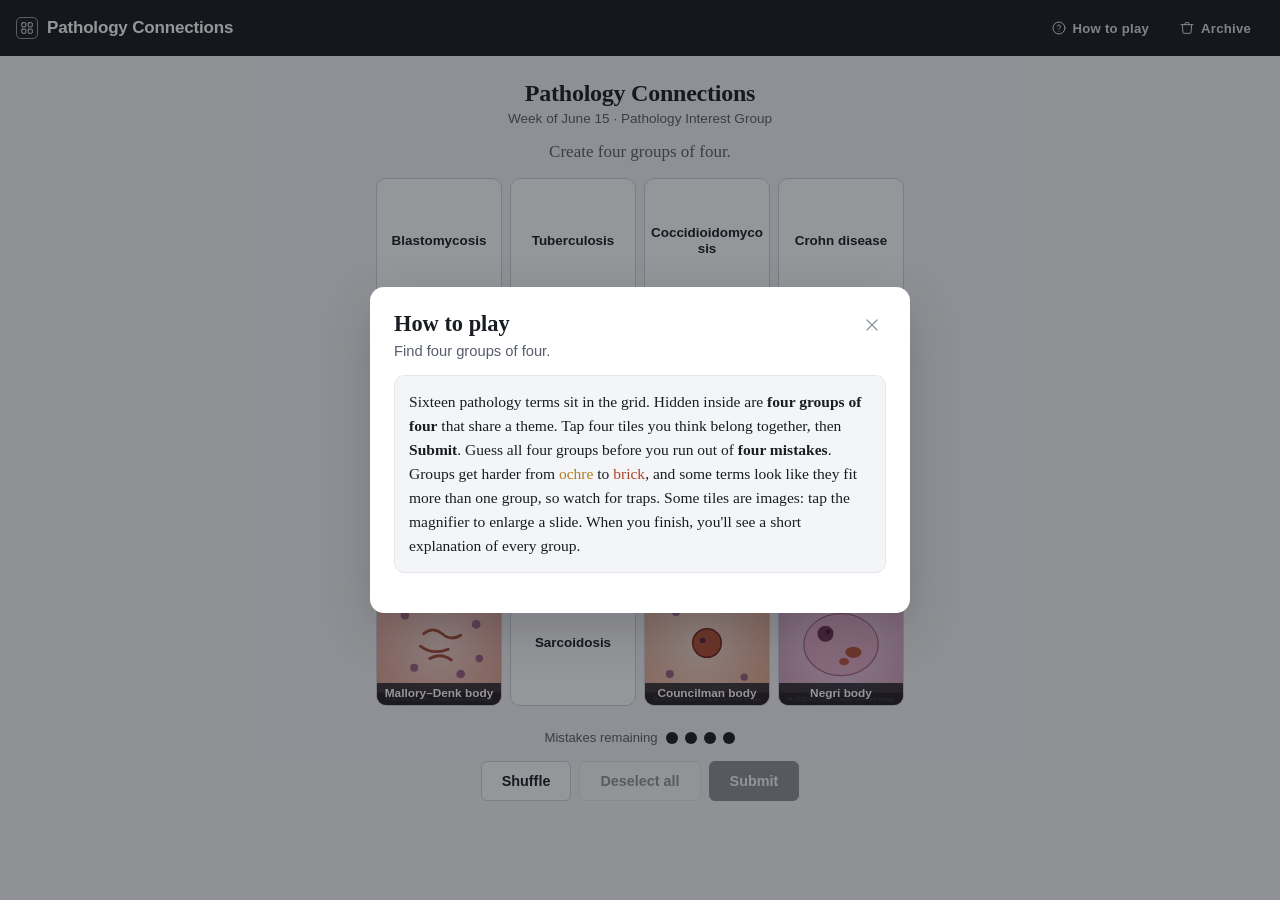
<file: index.html>
<!DOCTYPE html>
<html lang="en">
<head>
<meta charset="UTF-8">
<meta name="viewport" content="width=device-width, initial-scale=1.0">
<title>Pathology Connections</title>
<meta name="description" content="A weekly pathology Connections puzzle: group the sixteen terms into four hidden categories.">
<link rel="stylesheet" href="styles.css">
</head>
<body>

<header class="topbar">
  <div class="wordmark">
    <span class="mark" aria-hidden="true">
      <svg viewBox="0 0 24 24" width="14" height="14" fill="none" stroke="#fff" stroke-width="1.5" stroke-linecap="round" stroke-linejoin="round"><rect x="3" y="3" width="7" height="7" rx="1"/><rect x="14" y="3" width="7" height="7" rx="1"/><rect x="3" y="14" width="7" height="7" rx="1"/><rect x="14" y="14" width="7" height="7" rx="1"/></svg>
    </span>
    Pathology Connections
  </div>
  <nav class="topbar-actions">
    <button class="icon-btn" id="howBtn" type="button">
      <svg viewBox="0 0 24 24" fill="none" stroke="currentColor" stroke-width="1.5" stroke-linecap="round" stroke-linejoin="round"><circle cx="12" cy="12" r="9"/><path d="M9.5 9a2.5 2.5 0 0 1 4.8.9c0 1.7-2.5 2.1-2.5 3.6"/><line x1="12" y1="17" x2="12" y2="17"/></svg>
      How to play
    </button>
    <button class="icon-btn" id="archiveBtn" type="button">
      <svg viewBox="0 0 24 24" fill="none" stroke="currentColor" stroke-width="1.5" stroke-linecap="round" stroke-linejoin="round"><path d="M3 7h18M5 7l1 12a1 1 0 0 0 1 1h10a1 1 0 0 0 1-1l1-12M9 7V5a1 1 0 0 1 1-1h4a1 1 0 0 1 1 1v2"/></svg>
      Archive
    </button>
  </nav>
</header>

<main class="wrap">
  <div class="puzzle-head">
    <h1 class="puzzle-title" id="puzzleTitle">Pathology Connections</h1>
    <p class="puzzle-sub" id="puzzleSub"></p>
  </div>

  <div id="loading" class="loading">Loading this week's puzzle…</div>
  <div id="error" class="errorbox" style="display:none"></div>

  <div id="game" style="display:none">
    <p class="instruction">Create four groups of four.</p>
    <div id="solved"></div>
    <div id="grid" class="grid"></div>

    <div class="mistakes">
      <span>Mistakes remaining</span>
      <span class="dots" id="dots" aria-live="polite"></span>
    </div>

    <div class="controls" id="controls">
      <button class="btn" id="shuffleBtn" type="button">Shuffle</button>
      <button class="btn" id="deselectBtn" type="button" disabled>Deselect all</button>
      <button class="btn btn-primary" id="submitBtn" type="button" disabled>Submit</button>
    </div>

    <div class="controls" id="finishedControls" style="display:none">
      <button class="btn btn-primary" id="takeawaysBtn" type="button">See takeaways</button>
      <button class="btn" id="finishedArchiveBtn" type="button">Browse archive</button>
    </div>
  </div>
</main>

<!-- review / takeaways: slides in inline under the board, never blocks it -->
<section class="review-inline" id="reviewInline" hidden aria-label="Puzzle review">
  <div class="review-inner">
    <h2 class="review-h" id="reviewHeading">Review</h2>
    <p class="result-line" id="resultLine"></p>
    <div class="result-squares" id="resultSquares" aria-hidden="true"></div>
    <p class="result-cap" id="resultCap" style="display:none">Your guesses, in order</p>
    <div id="reviewGroups"></div>
    <div class="sheet-actions">
      <button class="btn btn-primary" id="shareBtn" type="button">Copy result</button>
      <button class="btn" id="reviewArchiveBtn" type="button">Browse archive</button>
    </div>
  </div>
</section>

<!-- toast -->
<div class="toast" id="toast" role="status" aria-live="polite"></div>

<!-- archive -->
<div class="overlay" id="archiveOverlay">
  <div class="sheet" role="dialog" aria-modal="true" aria-labelledby="archiveHeading">
    <button class="sheet-close" id="archiveCloseBtn" type="button" aria-label="Close">
      <svg viewBox="0 0 24 24" fill="none" stroke="currentColor" stroke-width="1.5" stroke-linecap="round"><line x1="6" y1="6" x2="18" y2="18"/><line x1="18" y1="6" x2="6" y2="18"/></svg>
    </button>
    <h2 id="archiveHeading">Past puzzles</h2>
    <p class="lede">Replay any past week, or read its takeaways.</p>
    <div id="archiveList"></div>
  </div>
</div>

<!-- how to play -->
<div class="overlay" id="howOverlay">
  <div class="sheet" role="dialog" aria-modal="true" aria-labelledby="howHeading">
    <button class="sheet-close" id="howCloseBtn" type="button" aria-label="Close">
      <svg viewBox="0 0 24 24" fill="none" stroke="currentColor" stroke-width="1.5" stroke-linecap="round"><line x1="6" y1="6" x2="18" y2="18"/><line x1="18" y1="6" x2="6" y2="18"/></svg>
    </button>
    <h2 id="howHeading">How to play</h2>
    <p class="lede">Find four groups of four.</p>
    <div class="review-group" style="background:var(--paper);border:1px solid var(--line)">
      <p class="why" style="margin:0">
        Sixteen pathology terms sit in the grid. Hidden inside are <strong>four groups
        of four</strong> that share a theme. Tap four tiles you think belong together,
        then <strong>Submit</strong>. Guess all four groups before you run out of
        <strong>four mistakes</strong>. Groups get harder from
        <span style="color:var(--t1)">ochre</span> to
        <span style="color:var(--t4)">brick</span>, and some terms look like they fit more
        than one group, so watch for traps. Some tiles are images: tap the magnifier to
        enlarge a slide. When you finish, you'll see a short explanation of every group.
      </p>
    </div>
  </div>
</div>

<!-- lightbox -->
<div class="lightbox" id="lightbox">
  <button class="lb-close" id="lbClose" type="button" aria-label="Close image">
    <svg viewBox="0 0 24 24" fill="none" stroke="currentColor" stroke-width="1.5" stroke-linecap="round"><line x1="6" y1="6" x2="18" y2="18"/><line x1="18" y1="6" x2="6" y2="18"/></svg>
  </button>
  <img id="lbImg" alt="" src="[data-uri]">
  <div class="cap" id="lbCap"></div>
</div>

<script src="game.js"></script>
</body>
</html>
</file>
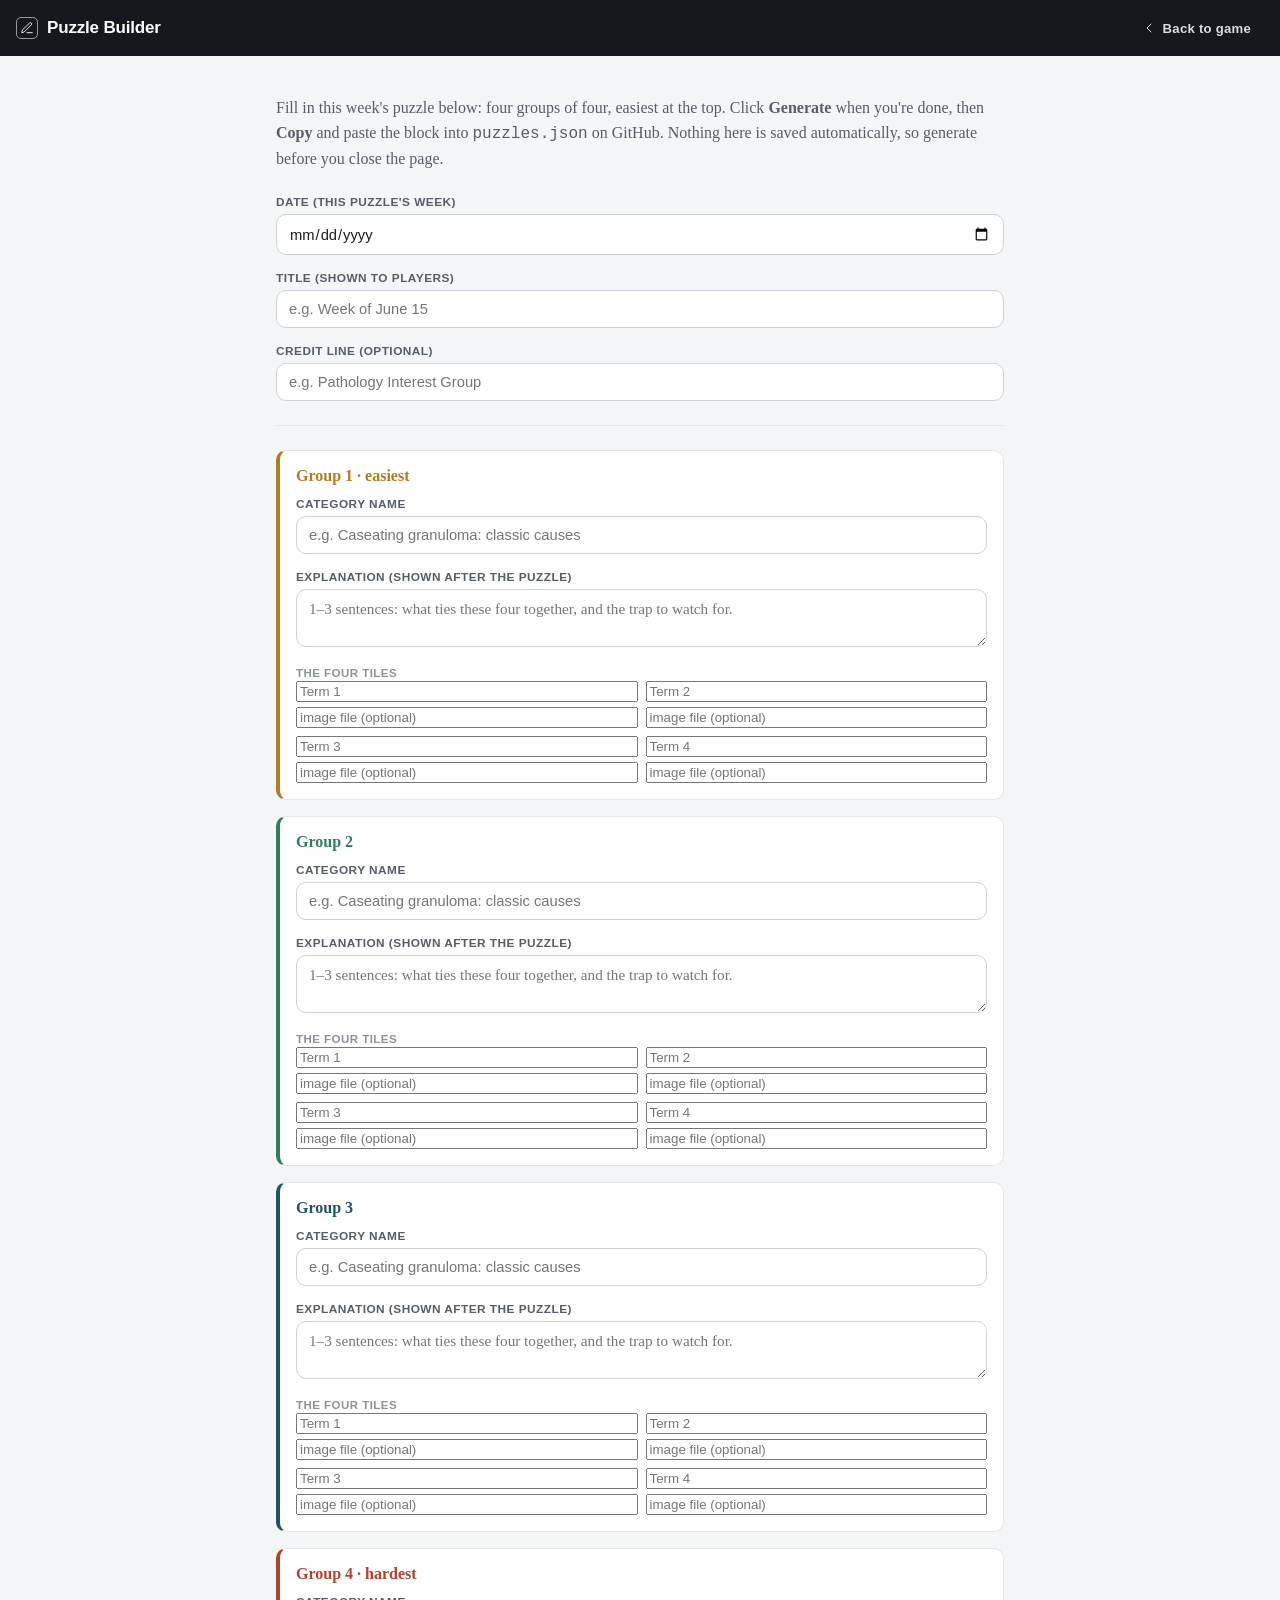
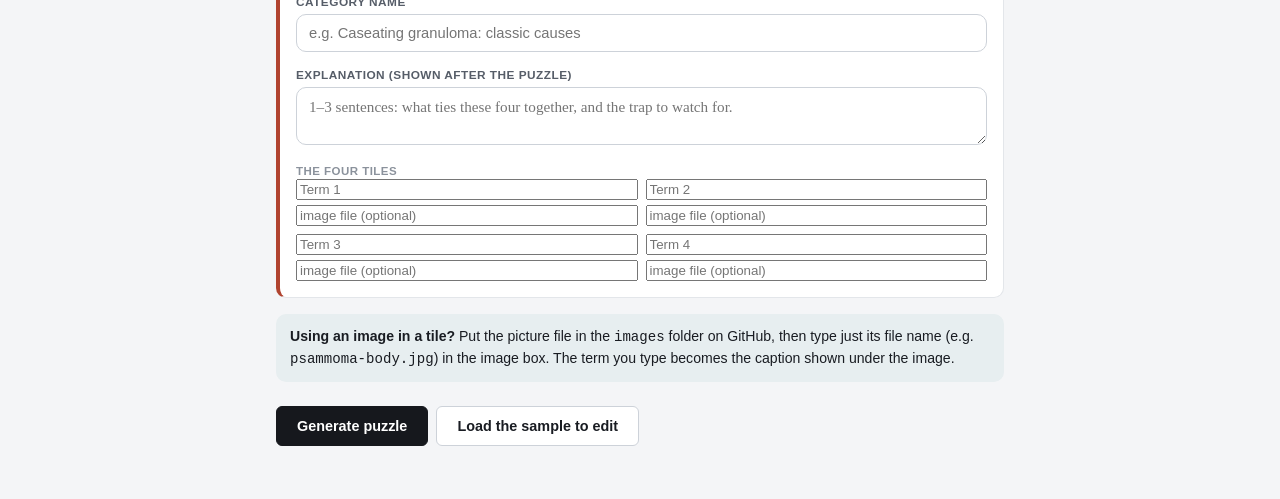
<file: builder.html>
<!DOCTYPE html>
<html lang="en">
<head>
<meta charset="UTF-8">
<meta name="viewport" content="width=device-width, initial-scale=1.0">
<title>Puzzle Builder · Pathology Connections</title>
<link rel="stylesheet" href="styles.css">
</head>
<body>

<header class="topbar">
  <div class="wordmark">
    <span class="mark" aria-hidden="true">
      <svg viewBox="0 0 24 24" width="14" height="14" fill="none" stroke="#fff" stroke-width="1.5" stroke-linecap="round" stroke-linejoin="round"><path d="M12 20h9"/><path d="M16.5 3.5a2.1 2.1 0 0 1 3 3L7 19l-4 1 1-4Z"/></svg>
    </span>
    Puzzle Builder
  </div>
  <nav class="topbar-actions">
    <a class="icon-btn" href="index.html">
      <svg viewBox="0 0 24 24" fill="none" stroke="currentColor" stroke-width="1.5" stroke-linecap="round" stroke-linejoin="round"><polyline points="15 18 9 12 15 6"/></svg>
      Back to game
    </a>
  </nav>
</header>

<main class="builder-wrap">
  <p class="builder-intro">
    Fill in this week's puzzle below: four groups of four, easiest at the top. Click
    <strong>Generate</strong> when you're done, then <strong>Copy</strong> and paste the block
    into <code>puzzles.json</code> on GitHub. Nothing here is saved automatically, so generate
    before you close the page.
  </p>

  <!-- puzzle meta -->
  <div class="field">
    <label for="m-date">Date (this puzzle's week)</label>
    <input type="date" id="m-date">
  </div>
  <div class="field">
    <label for="m-title">Title (shown to players)</label>
    <input type="text" id="m-title" placeholder="e.g. Week of June 15">
  </div>
  <div class="field">
    <label for="m-author">Credit line (optional)</label>
    <input type="text" id="m-author" placeholder="e.g. Pathology Interest Group">
  </div>

  <div class="divider"></div>

  <!-- groups injected here -->
  <div id="groups"></div>

  <div class="kbd-flow">
    <strong>Using an image in a tile?</strong> Put the picture file in the <code>images</code>
    folder on GitHub, then type just its file name (e.g. <code>psammoma-body.jpg</code>) in the
    image box. The term you type becomes the caption shown under the image.
  </div>

  <div class="controls" style="justify-content:flex-start;margin-top:24px">
    <button class="btn btn-primary" id="genBtn" type="button">Generate puzzle</button>
    <button class="btn" id="loadSampleBtn" type="button">Load the sample to edit</button>
  </div>

  <div class="validation" id="validation"></div>

  <div id="outputWrap" style="display:none">
    <div class="divider"></div>
    <p class="section-label">Paste this into puzzles.json</p>
    <p class="muted">Add it inside the <code>"puzzles": [ ... ]</code> list. Put a comma after the
      previous puzzle if there is one. Newest puzzles can go in any order; the game sorts by date.</p>
    <div class="output-box" id="output"></div>
    <div class="controls" style="justify-content:flex-start;margin-top:12px">
      <button class="btn btn-primary" id="copyBtn" type="button">Copy</button>
    </div>

    <div class="builder-preview">
      <p class="section-label">Preview</p>
      <div id="preview"></div>
    </div>
  </div>
</main>

<div class="toast" id="toast" role="status" aria-live="polite"></div>

<script>
(function () {
  "use strict";
  var TIERS = [
    { n: 1, label: "Group 1 · easiest", cls: "g1", color: "#b07d22" },
    { n: 2, label: "Group 2", cls: "g2", color: "#2f7d5b" },
    { n: 3, label: "Group 3", cls: "g3", color: "#1f5562" },
    { n: 4, label: "Group 4 · hardest", cls: "g4", color: "#b0432f" }
  ];
  var $ = function (id) { return document.getElementById(id); };

  // build the four group cards
  var groupsEl = $("groups");
  TIERS.forEach(function (t, gi) {
    var card = document.createElement("div");
    card.className = "group-card " + t.cls;
    var tilesHtml = "";
    for (var i = 0; i < 4; i++) {
      tilesHtml +=
        '<div class="tile-input">' +
          '<input type="text" data-g="' + gi + '" data-t="' + i + '" data-f="term" placeholder="Term ' + (i + 1) + '">' +
          '<input type="text" data-g="' + gi + '" data-t="' + i + '" data-f="image" placeholder="image file (optional)">' +
        '</div>';
    }
    card.innerHTML =
      '<h3 style="color:' + t.color + '">' + t.label + '</h3>' +
      '<div class="field"><label>Category name</label>' +
        '<input type="text" data-g="' + gi + '" data-f="name" placeholder="e.g. Caseating granuloma: classic causes"></div>' +
      '<div class="field"><label>Explanation (shown after the puzzle)</label>' +
        '<textarea data-g="' + gi + '" data-f="explanation" placeholder="1–3 sentences: what ties these four together, and the trap to watch for."></textarea></div>' +
      '<p class="section-label">The four tiles</p>' +
      '<div class="tiles-grid-2">' + tilesHtml + '</div>';
    groupsEl.appendChild(card);
  });

  function val(sel) { var e = document.querySelector(sel); return e ? e.value.trim() : ""; }
  function groupVal(gi, f) { return val('[data-g="' + gi + '"][data-f="' + f + '"]'); }
  function tileVal(gi, ti, f) { return val('[data-g="' + gi + '"][data-t="' + ti + '"][data-f="' + f + '"]'); }

  function imagePath(s) {
    if (!s) return "";
    return s.indexOf("/") >= 0 ? s : "images/" + s;
  }

  function collect() {
    var puzzle = {
      date: val("#m-date"),
      title: val("#m-title"),
      author: val("#m-author"),
      groups: []
    };
    if (!puzzle.author) delete puzzle.author;
    TIERS.forEach(function (t, gi) {
      var g = { name: groupVal(gi, "name"), tier: t.n, explanation: groupVal(gi, "explanation"), tiles: [] };
      if (!g.explanation) delete g.explanation;
      for (var i = 0; i < 4; i++) {
        var term = tileVal(gi, i, "term");
        var imgFile = tileVal(gi, i, "image");
        var tile = {};
        if (imgFile) {
          tile.image = imagePath(imgFile);
          tile.alt = term;
          tile.text = term;
        } else {
          tile.text = term;
        }
        g.tiles.push(tile);
      }
      puzzle.groups.push(g);
    });
    return puzzle;
  }

  function validate(p) {
    var errors = [], warnings = [];
    if (!p.date) errors.push("Add a date.");
    if (!p.title) warnings.push("No title; players will just see the date.");
    p.groups.forEach(function (g, gi) {
      var label = "Group " + (gi + 1);
      if (!g.name) errors.push(label + ": missing a category name.");
      if (!g.explanation) warnings.push(label + ": no explanation; players won't get a takeaway for it.");
      g.tiles.forEach(function (tile, ti) {
        var hasText = tile.text && tile.text.length;
        var hasImg = tile.image && tile.image.length;
        if (!hasText && !hasImg) errors.push(label + ", tile " + (ti + 1) + ": empty (needs a term or an image).");
        if (hasImg && !hasText) warnings.push(label + ", tile " + (ti + 1) + ": image with no caption is fine, but a short caption reads better.");
      });
    });
    return { errors: errors, warnings: warnings };
  }

  function renderValidation(v, ok) {
    var box = $("validation");
    var html = "";
    if (v.errors.length) {
      html += '<div class="v-err">Fix these before posting:</div><ul>' +
        v.errors.map(function (e) { return "<li>" + esc(e) + "</li>"; }).join("") + "</ul>";
    }
    if (v.warnings.length) {
      html += '<div class="v-warn" style="margin-top:8px">Heads up (optional):</div><ul>' +
        v.warnings.map(function (w) { return "<li>" + esc(w) + "</li>"; }).join("") + "</ul>";
    }
    if (ok && !v.errors.length) {
      html = '<div class="v-ok">Looks good. Copy the block below.</div>' + html;
    }
    box.innerHTML = html;
  }

  function renderPreview(p) {
    var prev = $("preview");
    prev.innerHTML = "";
    p.groups.forEach(function (g) {
      var card = document.createElement("div");
      card.className = "review-group t" + g.tier;
      var members = g.tiles.map(function (t) { return t.text || (t.alt || "(image)"); }).join("  ·  ");
      var thumbs = g.tiles.filter(function (t) { return t.image; });
      var thumbHtml = thumbs.length ? '<div class="review-thumbs">' + thumbs.map(function (t) {
        return '<img src="' + encodeURI(t.image) + '" alt="" onerror="this.style.opacity=0.25">';
      }).join("") + "</div>" : "";
      card.innerHTML =
        '<div class="cat"><span class="dot"></span>' + esc(g.name || "(no name)") + '</div>' +
        '<div class="terms">' + esc(members) + '</div>' + thumbHtml +
        (g.explanation ? '<div class="why">' + esc(g.explanation) + '</div>' : '');
      prev.appendChild(card);
    });
  }

  $("genBtn").addEventListener("click", function () {
    var p = collect();
    var v = validate(p);
    renderValidation(v, true);
    $("output").textContent = JSON.stringify(p, null, 2);
    $("outputWrap").style.display = v.errors.length ? "none" : "block";
    if (!v.errors.length) {
      renderPreview(p);
      $("outputWrap").scrollIntoView({ behavior: "smooth" });
    }
  });

  $("copyBtn").addEventListener("click", function () {
    var text = $("output").textContent;
    if (navigator.clipboard && navigator.clipboard.writeText) {
      navigator.clipboard.writeText(text).then(function () { toast("Copied. Paste it into puzzles.json"); }, fallback);
    } else { fallback(); }
    function fallback() {
      var ta = document.createElement("textarea");
      ta.value = text; document.body.appendChild(ta); ta.select();
      try { document.execCommand("copy"); toast("Copied. Paste it into puzzles.json"); }
      catch (e) { toast("Select the text and copy manually."); }
      document.body.removeChild(ta);
    }
  });

  // load the shipped sample so Thirth can edit from a real example
  $("loadSampleBtn").addEventListener("click", function () {
    fetch("puzzles.json", { cache: "no-store" })
      .then(function (r) { return r.json(); })
      .then(function (data) {
        var p = (data.puzzles || [])[0];
        if (!p) { toast("No sample found."); return; }
        fill(p);
        toast("Sample loaded. Edit and Generate.");
      })
      .catch(function () { toast("Couldn't load the sample (needs to be served over the web)."); });
  });

  function setVal(sel, value) { var e = document.querySelector(sel); if (e) e.value = value || ""; }
  function fill(p) {
    setVal("#m-date", p.date);
    setVal("#m-title", p.title);
    setVal("#m-author", p.author);
    (p.groups || []).forEach(function (g, gi) {
      if (gi > 3) return;
      setVal('[data-g="' + gi + '"][data-f="name"]', g.name);
      setVal('[data-g="' + gi + '"][data-f="explanation"]', g.explanation);
      (g.tiles || []).forEach(function (t, ti) {
        if (ti > 3) return;
        setVal('[data-g="' + gi + '"][data-t="' + ti + '"][data-f="term"]', t.text || t.alt || "");
        var img = t.image ? t.image.replace(/^images\//, "") : "";
        setVal('[data-g="' + gi + '"][data-t="' + ti + '"][data-f="image"]', img);
      });
    });
  }

  var toastTimer = null;
  function toast(msg) {
    var el = $("toast");
    el.textContent = msg; el.classList.add("show");
    clearTimeout(toastTimer);
    toastTimer = setTimeout(function () { el.classList.remove("show"); }, 2000);
  }
  function esc(s) {
    return String(s).replace(/[&<>"']/g, function (c) {
      return ({ "&": "&amp;", "<": "&lt;", ">": "&gt;", '"': "&quot;", "'": "&#39;" })[c];
    });
  }
})();
</script>
</body>
</html>
</file>
<file: styles.css>
/* ============================================================
   Pathology Connections — "Clinical Ledger" house style
   Graphite ink on cool paper. One petrol accent. Flat, hairline
   borders, no gradients, no emoji. Shared by index.html + builder.html.
   ============================================================ */

:root {
  /* neutrals */
  --paper: #f4f5f7;
  --surface: #ffffff;
  --ink: #191c22;
  --ink-2: #565d68;
  --ink-3: #8b929c;
  --line: #e3e6ea;
  --line-strong: #cdd2d9;
  --spine: #16181d;

  /* the one petrol accent */
  --accent: #1f5562;
  --accent-hover: #184049;
  --accent-tint: #e7eef0;

  /* four category (difficulty) hues + their solved washes */
  --t1: #b07d22; --t1-wash: #fbf4e6;   /* tier 1 — easiest (ochre) */
  --t2: #2f7d5b; --t2-wash: #edf5f0;   /* tier 2 (botanical green) */
  --t3: #1f5562; --t3-wash: #e7eef0;   /* tier 3 (petrol) */
  --t4: #b0432f; --t4-wash: #fbede9;   /* tier 4 — hardest (brick) */

  /* type */
  --sans: -apple-system, BlinkMacSystemFont, "Segoe UI", Roboto, Helvetica, Arial, sans-serif;
  --serif: Charter, "Iowan Old Style", "Palatino Linotype", Palatino, Georgia, "Times New Roman", serif;
  --mono: ui-monospace, "SF Mono", Menlo, Consolas, monospace;

  /* shape + space */
  --r-sm: 6px; --r-md: 10px; --r-lg: 14px;
  --sp-xs: 4px; --sp-sm: 8px; --sp-md: 16px; --sp-lg: 24px; --sp-xl: 40px;

  --shadow-menu: 0 6px 20px rgba(20,24,33,0.10);
  --shadow-modal: 0 18px 50px rgba(20,24,33,0.20);
  --ring: 0 0 0 3px rgba(31,85,98,0.22);

  --ease-out-quart: cubic-bezier(0.25, 1, 0.5, 1);
}

* { box-sizing: border-box; }

/* Respect reduced-motion: keep state changes, drop the movement. */
@media (prefers-reduced-motion: reduce) {
  *, *::before, *::after {
    animation-duration: 0.001ms !important;
    animation-iteration-count: 1 !important;
    transition-duration: 0.001ms !important;
    scroll-behavior: auto !important;
  }
}

html, body {
  margin: 0;
  background: var(--paper);
  color: var(--ink);
  font-family: var(--sans);
  font-size: 16px;
  -webkit-font-smoothing: antialiased;
  text-rendering: optimizeLegibility;
}

/* ---------- top bar ---------- */
.topbar {
  background: var(--spine);
  color: var(--surface);
  display: flex;
  align-items: center;
  justify-content: space-between;
  padding: 12px var(--sp-md);
}
.wordmark {
  font-weight: 600;
  font-size: 1.0625rem;
  letter-spacing: -0.01em;
  color: var(--surface);
  display: flex;
  align-items: center;
  gap: 9px;
}
.wordmark .mark {
  display: inline-flex;
  width: 22px; height: 22px;
  border: 1.5px solid rgba(255,255,255,0.55);
  border-radius: 5px;
  align-items: center; justify-content: center;
}
.topbar-actions { display: flex; gap: var(--sp-xs); }
.icon-btn {
  background: transparent;
  border: 1px solid transparent;
  color: rgba(255,255,255,0.85);
  font-family: var(--sans);
  font-size: 0.82rem;
  font-weight: 600;
  letter-spacing: 0.02em;
  padding: 7px 12px;
  border-radius: var(--r-sm);
  cursor: pointer;
  white-space: nowrap;
  text-decoration: none;
  display: inline-flex; align-items: center; gap: 6px;
  transition: background 140ms ease, color 140ms ease;
}
.icon-btn:hover { background: rgba(255,255,255,0.10); color: #fff; }
.icon-btn svg { width: 16px; height: 16px; }

@media (max-width: 430px) {
  .topbar { padding: 10px 12px; }
  .wordmark { font-size: 0.95rem; }
  .icon-btn { font-size: 0.74rem; padding: 6px 8px; gap: 4px; }
  .icon-btn svg { width: 15px; height: 15px; }
}

/* ---------- layout ---------- */
.wrap {
  max-width: 560px;
  margin: 0 auto;
  padding: var(--sp-lg) var(--sp-md) var(--sp-xl);
}
.puzzle-head { text-align: center; margin-bottom: var(--sp-md); }
.puzzle-title {
  font-family: var(--serif);
  font-size: 1.5rem;
  font-weight: 600;
  margin: 0 0 4px;
  letter-spacing: -0.01em;
}
.puzzle-sub {
  font-size: 0.85rem;
  color: var(--ink-2);
  margin: 0;
}
.instruction {
  text-align: center;
  font-family: var(--serif);
  font-size: 1.0625rem;
  color: var(--ink-2);
  margin: var(--sp-md) 0;
}

/* ---------- solved rows ---------- */
.solved-row {
  border-radius: var(--r-md);
  padding: 12px 14px;
  margin-bottom: var(--sp-sm);
  text-align: center;
  border: 1px solid transparent;
  animation: settle 320ms var(--ease-out-quart);
}
@keyframes settle { from { transform: translateY(-8px) scale(0.985); opacity: 0; } to { transform: none; opacity: 1; } }
.solved-row.t1 { background: var(--t1-wash); border-color: color-mix(in srgb, var(--t1) 28%, var(--line)); }
.solved-row.t2 { background: var(--t2-wash); border-color: color-mix(in srgb, var(--t2) 28%, var(--line)); }
.solved-row.t3 { background: var(--t3-wash); border-color: color-mix(in srgb, var(--t3) 28%, var(--line)); }
.solved-row.t4 { background: var(--t4-wash); border-color: color-mix(in srgb, var(--t4) 28%, var(--line)); }
.solved-row .cat {
  font-weight: 700;
  font-size: 0.74rem;
  letter-spacing: 0.05em;
  text-transform: uppercase;
  display: inline-flex; align-items: center; gap: 7px;
  margin-bottom: 3px;
}
.solved-row.t1 .cat { color: var(--t1); }
.solved-row.t2 .cat { color: var(--t2); }
.solved-row.t3 .cat { color: var(--t3); }
.solved-row.t4 .cat { color: var(--t4); }
.solved-row .cat .dot { width: 9px; height: 9px; border-radius: 50%; background: currentColor; }
.solved-row .members {
  font-size: 0.92rem;
  color: var(--ink);
  font-weight: 500;
}

/* ---------- grid + tiles ---------- */
.grid {
  display: grid;
  grid-template-columns: repeat(4, 1fr);
  gap: var(--sp-sm);
}
.tile {
  position: relative;
  aspect-ratio: 1 / 1;
  background: var(--surface);
  border: 1px solid var(--line-strong);
  border-radius: var(--r-md);
  color: var(--ink);
  font-family: var(--sans);
  font-size: clamp(0.62rem, 2.7vw, 0.84rem);
  font-weight: 600;
  line-height: 1.2;
  text-align: center;
  cursor: pointer;
  display: flex; align-items: center; justify-content: center;
  padding: 6px;
  overflow: hidden;
  /* anywhere forces long medical terms to break and fit (never overflow);
     hyphens:auto lets browsers that support it break at nicer points. */
  overflow-wrap: anywhere;
  hyphens: auto;
  user-select: none;
  transition: transform 90ms ease, background 120ms ease, border-color 120ms ease, color 120ms ease;
}
.tile:hover { border-color: var(--ink-3); background: var(--paper); }
.tile:focus-visible { outline: none; box-shadow: var(--ring); border-color: var(--accent); }
.tile.selected {
  background: var(--spine);
  border-color: var(--spine);
  color: #fff;
  transform: translateY(-1px);
}
.tile.disabled { pointer-events: none; opacity: 0.5; }
/* wrong guess: a quick horizontal jiggle on the selected tiles */
.tile.shake { animation: shake 440ms ease; }
@keyframes shake {
  0%,100% { transform: translateX(0); }
  15% { transform: translateX(-7px); }
  30% { transform: translateX(7px); }
  45% { transform: translateX(-5px); }
  60% { transform: translateX(5px); }
  75% { transform: translateX(-3px); }
  90% { transform: translateX(3px); }
}
/* tap feedback on select */
.tile.pop { animation: pop 240ms ease; }
@keyframes pop { 50% { transform: scale(1.06); } }
/* correct group: a celebratory hop (staggered via inline animation-delay) */
.tile.jump { animation: tileJump 360ms ease both; z-index: 2; }
@keyframes tileJump {
  0%   { transform: translateY(0) scale(1); }
  35%  { transform: translateY(-16px) scale(1.05); }
  100% { transform: translateY(0) scale(1); }
}
/* FLIP reflow: remaining tiles glide into their new spots */
.tile.reflow { transition: transform 360ms var(--ease-out-quart); will-change: transform; }

/* image tiles */
.tile.has-image { padding: 0; }
.tile.has-image .tile-img {
  position: absolute; inset: 0;
  width: 100%; height: 100%;
  object-fit: cover;
}
.tile.has-image .tile-caption {
  position: absolute; left: 0; right: 0; bottom: 0;
  background: rgba(22,24,29,0.82);
  color: #fff;
  font-size: clamp(0.56rem, 2.4vw, 0.74rem);
  font-weight: 600;
  padding: 4px 5px;
  line-height: 1.15;
}
.tile.has-image.selected { box-shadow: inset 0 0 0 3px var(--spine); border-color: var(--spine); }
.tile.has-image.selected .tile-caption { background: var(--spine); }
.zoom-btn {
  position: absolute; top: 5px; right: 5px;
  width: 24px; height: 24px;
  border-radius: 6px;
  background: rgba(255,255,255,0.92);
  border: none;
  display: flex; align-items: center; justify-content: center;
  cursor: pointer;
  color: var(--ink);
  padding: 0;
}
.zoom-btn:hover { background: #fff; }
.zoom-btn svg { width: 14px; height: 14px; }

/* ---------- controls ---------- */
.mistakes {
  display: flex; align-items: center; justify-content: center;
  gap: 9px;
  margin: var(--sp-lg) 0 var(--sp-md);
  font-size: 0.82rem;
  color: var(--ink-2);
}
.mistakes .dots { display: inline-flex; gap: 7px; }
.mistakes .dot {
  width: 12px; height: 12px; border-radius: 50%;
  background: var(--ink);
  transition: background 200ms ease, transform 200ms ease;
}
.mistakes .dot.spent { background: var(--line-strong); transform: scale(0.8); }

.controls {
  display: flex; gap: var(--sp-sm);
  justify-content: center;
  flex-wrap: wrap;
}
.btn {
  font-family: var(--sans);
  font-size: 0.9rem;
  font-weight: 600;
  padding: 11px 20px;
  border-radius: var(--r-sm);
  cursor: pointer;
  border: 1px solid var(--line-strong);
  background: var(--surface);
  color: var(--ink);
  transition: background 140ms ease, border-color 140ms ease, color 140ms ease, opacity 140ms ease;
}
.btn:hover { background: var(--paper); border-color: var(--ink-3); }
.btn:focus-visible { outline: none; box-shadow: var(--ring); }
.btn-primary {
  background: var(--spine);
  border-color: var(--spine);
  color: #fff;
}
.btn-primary:hover { background: var(--ink); border-color: var(--ink); }
.btn-primary:disabled,
.btn:disabled { opacity: 0.45; cursor: not-allowed; }
.btn-primary:disabled:hover { background: var(--spine); }

/* toast */
.toast {
  position: fixed;
  left: 50%; bottom: 28px;
  transform: translateX(-50%) translateY(12px);
  background: var(--spine);
  color: #fff;
  padding: 10px 18px;
  border-radius: var(--r-sm);
  font-size: 0.88rem;
  font-weight: 600;
  opacity: 0;
  pointer-events: none;
  transition: opacity 200ms ease, transform 200ms ease;
  z-index: 60;
}
.toast.show { opacity: 1; transform: translateX(-50%) translateY(0); }

/* ---------- modal / screens ---------- */
.overlay {
  position: fixed; inset: 0;
  background: rgba(22,24,29,0.45);
  display: none;
  align-items: center; justify-content: center;
  padding: var(--sp-md);
  z-index: 50;
}
.overlay.show { display: flex; }
.sheet {
  background: var(--surface);
  border-radius: var(--r-lg);
  box-shadow: var(--shadow-modal);
  max-width: 540px;
  width: 100%;
  max-height: 88vh;
  overflow-y: auto;
  padding: var(--sp-lg);
}
.sheet h2 {
  font-family: var(--serif);
  font-size: 1.4rem;
  margin: 0 0 6px;
}
.sheet .lede { color: var(--ink-2); font-size: 0.92rem; margin: 0 0 var(--sp-md); }
.sheet-close {
  float: right;
  background: transparent; border: none; cursor: pointer;
  color: var(--ink-3); padding: 4px;
}
.sheet-close:hover { color: var(--ink); }
.sheet-close svg { width: 20px; height: 20px; }

/* review screen group cards */
.review-group {
  border: 1px solid var(--line);
  border-radius: var(--r-md);
  padding: 14px;
  margin-bottom: var(--sp-md);
}
.review-group .cat {
  font-weight: 700; font-size: 0.72rem; letter-spacing: 0.05em;
  text-transform: uppercase; margin-bottom: 6px;
  display: flex; align-items: center; gap: 7px;
}
.review-group.t1 { background: var(--t1-wash); } .review-group.t1 .cat { color: var(--t1); }
.review-group.t2 { background: var(--t2-wash); } .review-group.t2 .cat { color: var(--t2); }
.review-group.t3 { background: var(--t3-wash); } .review-group.t3 .cat { color: var(--t3); }
.review-group.t4 { background: var(--t4-wash); } .review-group.t4 .cat { color: var(--t4); }
.review-group .cat .dot { width: 9px; height: 9px; border-radius: 50%; background: currentColor; }
.review-group .terms {
  font-size: 0.9rem; font-weight: 600; color: var(--ink);
  margin-bottom: 8px;
}
.review-group .why {
  font-family: var(--serif);
  font-size: 0.97rem;
  line-height: 1.55;
  color: var(--ink);
}
.review-thumbs { display: flex; gap: 6px; margin-bottom: 8px; flex-wrap: wrap; }
.review-thumbs img {
  width: 54px; height: 54px; object-fit: cover;
  border-radius: 6px; border: 1px solid var(--line-strong);
  cursor: zoom-in;
}
.result-line {
  font-family: var(--serif);
  font-size: 1.05rem;
  text-align: center;
  margin: 0 0 var(--sp-md);
  color: var(--ink);
}
.result-squares {
  font-family: var(--mono);
  font-size: 1.15rem;
  text-align: center;
  letter-spacing: 2px;
  line-height: 1.5;
  margin: var(--sp-md) 0 4px;
  white-space: pre;
}
.result-cap {
  font-size: 0.78rem;
  color: var(--ink-2);
  text-align: center;
  margin: 0 0 var(--sp-md);
}
.sheet-actions { display: flex; gap: var(--sp-sm); flex-wrap: wrap; margin-top: var(--sp-md); }

/* ---------- inline review (end-of-game, slides in under the board) ---------- */
.review-inline {
  max-width: 820px;
  margin: 4px auto 0;
  padding: 0 var(--sp-md) var(--sp-xl);
  scroll-margin-top: 84px;
  opacity: 0;
  transform: translateY(14px);
  transition: opacity 400ms var(--ease-out-quart), transform 400ms var(--ease-out-quart);
}
.review-inline[hidden] { display: none; }
.review-inline.show { opacity: 1; transform: none; }
.review-inner {
  background: var(--surface);
  border: 1px solid var(--line);
  border-radius: var(--r-lg);
  padding: var(--sp-lg);
  box-shadow: var(--shadow-menu);
}
.review-h {
  font-family: var(--serif);
  font-size: 1.4rem;
  margin: 0 0 6px;
  text-align: center;
}
#reviewGroups {
  display: grid;
  grid-template-columns: repeat(auto-fit, minmax(320px, 1fr));
  gap: var(--sp-md);
  margin-top: var(--sp-md);
}
#reviewGroups .review-group { margin-bottom: 0; }
.review-inline .sheet-actions { justify-content: center; }

/* archive list */
.archive-item {
  display: flex; align-items: center; justify-content: space-between;
  gap: var(--sp-md);
  padding: 12px 14px;
  border: 1px solid var(--line);
  border-radius: var(--r-md);
  margin-bottom: var(--sp-sm);
  background: var(--surface);
}
.archive-item .meta .a-title { font-weight: 600; font-size: 0.95rem; }
.archive-item .meta .a-date { font-size: 0.8rem; color: var(--ink-2); }
.archive-item .a-actions { display: flex; gap: 6px; }
.badge {
  display: inline-block; font-size: 0.68rem; font-weight: 700;
  letter-spacing: 0.04em; text-transform: uppercase;
  color: var(--accent); background: var(--accent-tint);
  padding: 2px 7px; border-radius: 999px; margin-left: 6px;
}

/* lightbox */
.lightbox {
  position: fixed; inset: 0;
  background: rgba(22,24,29,0.85);
  display: none; align-items: center; justify-content: center;
  z-index: 70; padding: var(--sp-md);
  flex-direction: column; gap: 12px;
}
.lightbox.show { display: flex; }
.lightbox img { max-width: 92vw; max-height: 80vh; border-radius: var(--r-md); background: #fff; }
.lightbox .cap { color: #fff; font-size: 0.9rem; font-family: var(--serif); }
.lightbox .lb-close {
  position: absolute; top: 16px; right: 16px;
  background: rgba(255,255,255,0.14); border: none; color: #fff;
  width: 40px; height: 40px; border-radius: 8px; cursor: pointer;
  display: flex; align-items: center; justify-content: center;
}
.lightbox .lb-close svg { width: 22px; height: 22px; }

.loading, .errorbox {
  text-align: center; color: var(--ink-2);
  font-family: var(--serif); padding: var(--sp-xl) 0;
}
.errorbox { color: var(--t4); }

/* ============================================================
   Builder page
   ============================================================ */
.builder-wrap { max-width: 760px; margin: 0 auto; padding: var(--sp-lg) var(--sp-md) var(--sp-xl); }
.builder-intro {
  font-family: var(--serif); color: var(--ink-2);
  font-size: 1.0rem; line-height: 1.55; margin-bottom: var(--sp-lg);
}
.field { margin-bottom: var(--sp-md); }
.field label {
  display: block; font-size: 0.74rem; font-weight: 700;
  letter-spacing: 0.04em; text-transform: uppercase;
  color: var(--ink-2); margin-bottom: 5px;
}
.field input[type="text"],
.field input[type="date"],
.field textarea,
.field select {
  width: 100%;
  font-family: var(--sans);
  font-size: 0.92rem;
  color: var(--ink);
  background: var(--surface);
  border: 1px solid var(--line-strong);
  border-radius: var(--r-md);
  padding: 10px 12px;
}
.field textarea { resize: vertical; min-height: 56px; font-family: var(--serif); font-size: 0.95rem; }
.field input:focus, .field textarea:focus, .field select:focus {
  outline: none; border-color: var(--accent); box-shadow: var(--ring);
}
.group-card {
  border: 1px solid var(--line);
  border-left: 4px solid var(--gc, var(--line-strong));
  border-radius: var(--r-md);
  padding: var(--sp-md);
  margin-bottom: var(--sp-md);
  background: var(--surface);
}
.group-card.g1 { --gc: var(--t1); }
.group-card.g2 { --gc: var(--t2); }
.group-card.g3 { --gc: var(--t3); }
.group-card.g4 { --gc: var(--t4); }
.group-card h3 { margin: 0 0 12px; font-size: 1.0rem; font-family: var(--serif); }
.tiles-grid-2 { display: grid; grid-template-columns: 1fr 1fr; gap: var(--sp-sm); }
.tile-input { display: flex; flex-direction: column; gap: 5px; }
.tile-input .hint { font-size: 0.72rem; color: var(--ink-3); }
.section-label {
  font-size: 0.72rem; font-weight: 700; letter-spacing: 0.04em;
  text-transform: uppercase; color: var(--ink-3); margin: 6px 0 2px;
}
.output-box {
  font-family: var(--mono);
  font-size: 0.8rem;
  background: var(--spine);
  color: #e7eef0;
  border-radius: var(--r-md);
  padding: var(--sp-md);
  white-space: pre;
  overflow-x: auto;
  max-height: 360px;
  overflow-y: auto;
}
.validation { margin: var(--sp-md) 0; }
.validation .v-ok { color: var(--t2); font-weight: 600; font-size: 0.9rem; }
.validation .v-warn { color: var(--t1); font-weight: 600; font-size: 0.9rem; }
.validation .v-err { color: var(--t4); font-weight: 600; font-size: 0.9rem; }
.validation ul { margin: 6px 0 0; padding-left: 18px; }
.validation li { font-size: 0.86rem; margin-bottom: 2px; }
.builder-preview { margin-top: var(--sp-lg); }
.divider { height: 1px; background: var(--line); margin: var(--sp-lg) 0; }
.muted { color: var(--ink-2); font-size: 0.86rem; }
.kbd-flow {
  background: var(--accent-tint); border-radius: var(--r-md);
  padding: 12px 14px; font-size: 0.88rem; color: var(--ink);
  line-height: 1.5; margin-top: var(--sp-md);
}
.sr-only { position: absolute; width: 1px; height: 1px; overflow: hidden; clip: rect(0 0 0 0); }
</file>
